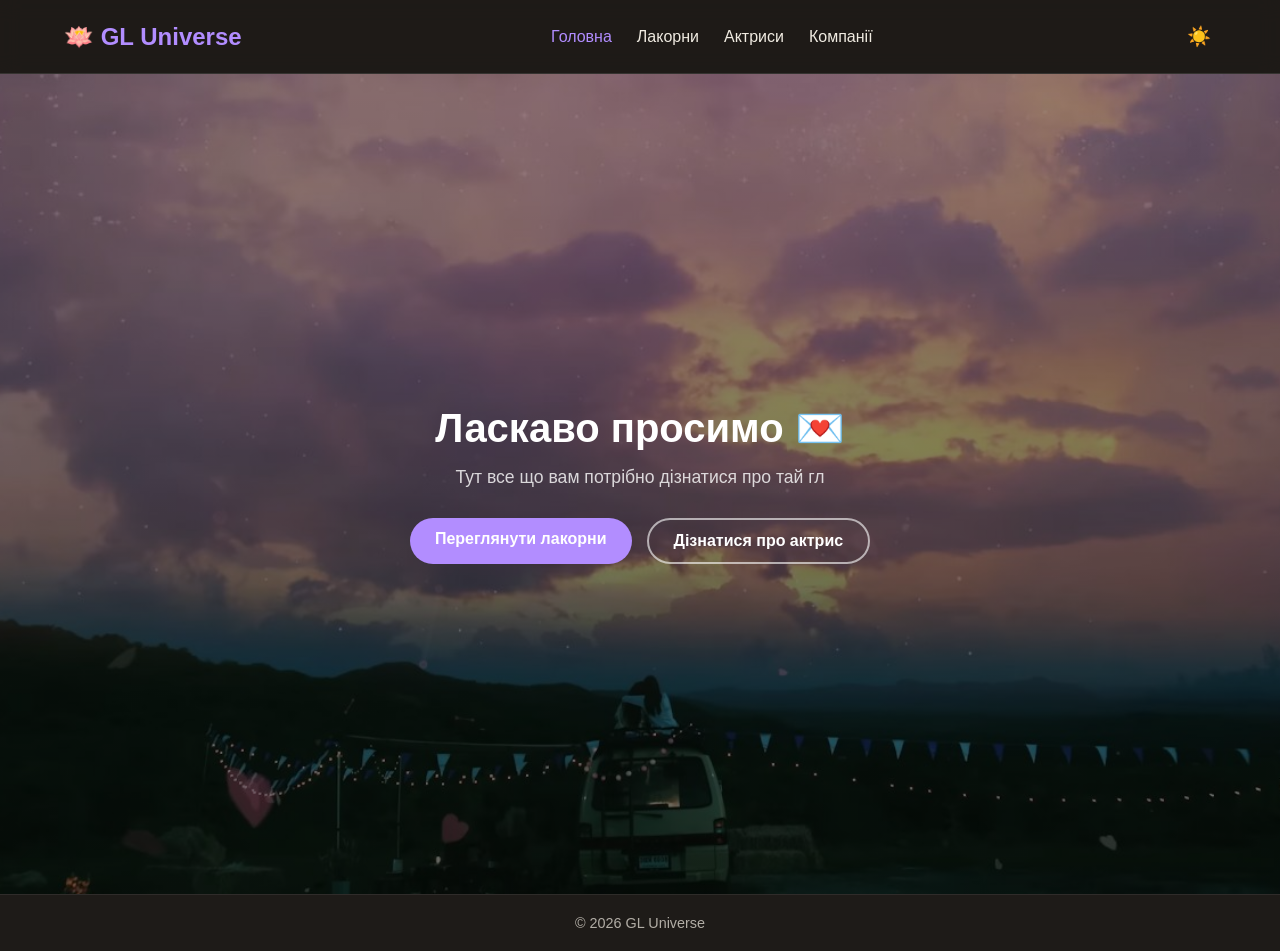
<file: index.html>
<!DOCTYPE html>
<html lang="uk" data-theme="dark">
<head>
    <meta charset="UTF-8">
    <meta name="viewport" content="width=device-width, initial-scale=1.0">
    <title>GL Universe — Тайські лакорни та актриси</title>
    <meta name="google-site-verification" content="mq-xIDYHRywpGDA5LpD4mtxkdBheVb7tC-4kkIF5AvI" />
    <!-- Підключаємо файл стилів -->
    <link rel="stylesheet" href="css/style.css">
</head>
<body>

    <!-- Шапка сайту (Навігація) -->
    <header class="header">
        <div class="logo">🪷 GL Universe</div>
        <nav class="nav-links">
            <a href="index.html" class="active">Головна</a>
            <a href="lakorns.html">Лакорни</a>
            <a href="actresses.html">Актриси</a>
            <a href="companies.html">Компанії</a>
        </nav>
        <!-- Кнопка перемикання теми -->
        <button id="theme-toggle" class="theme-btn">☀️</button>
    </header>

    <!-- Головний банер -->
    <main>
        <section class="hero">
            <div class="hero-content">
                <h1>Ласкаво просимо 💌</h1>
                <p>Тут все що вам потрібно дізнатися про тай гл</p>
                <div class="hero-buttons">
                    <a href="lakorns.html" class="btn primary">Переглянути лакорни</a>
                    <a href="actresses.html" class="btn secondary">Дізнатися про актрис</a>
                </div>
            </div>
        </section>
    </main>

    <!-- Футер (Підвал сайту) -->
    <footer>
        <p>&copy; 2026 GL Universe</p>
    </footer>
    <script src="js/main.js"></script>
</body>
</html>
</file>
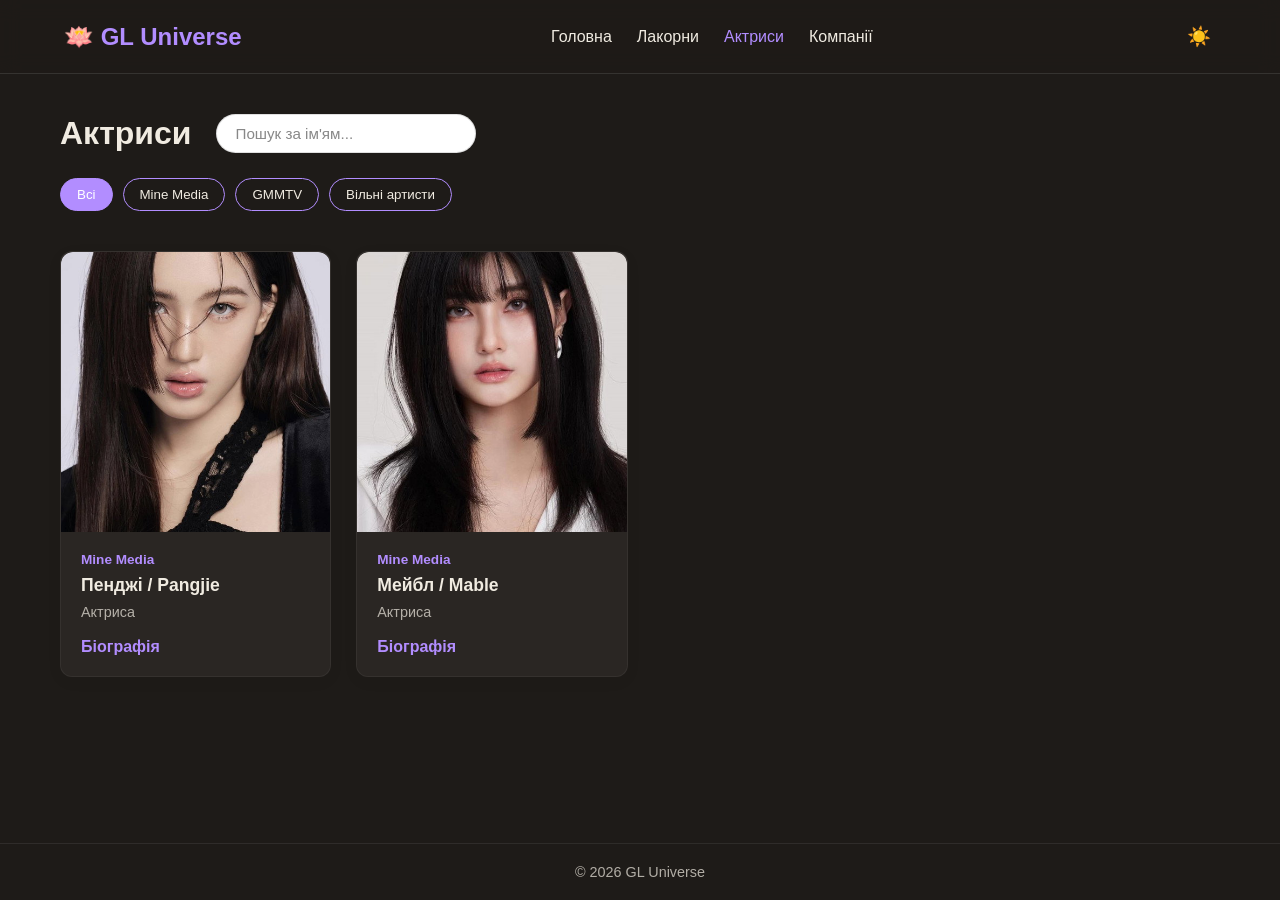
<file: actresses.html>
<!DOCTYPE html>
<html lang="uk" data-theme="dark">
<head>
    <meta charset="UTF-8">
    <meta name="viewport" content="width=device-width, initial-scale=1.0">
    <title>Актриси — GL Universe</title>
    <!-- Підключаємо загальний файл стилів -->
    <link rel="stylesheet" href="css/style.css">
</head>
<body>

    <!-- Шапка сайту (Навігація) -->
    <header class="header">
        <div class="logo">🪷 GL Universe</div>
        <nav class="nav-links">
            <a href="index.html">Головна</a>
            <a href="lakorns.html">Лакорни</a>
            <a href="actresses.html" class="active">Актриси</a>
            <a href="companies.html">Компанії</a>
        </nav>
        <!-- Кнопка перемикання теми -->
        <button id="theme-toggle" class="theme-btn">☀️</button>
    </header>

    <!-- Основний контент сторінки актрис -->
    <main class="content-container">
        
        <!-- Верхній блок: заголовок і пошук поруч -->
        <div class="catalog-top">
            <h1>Актриси</h1>
            <!-- Поле пошуку за ім'ям -->
            <input type="text" id="search-input" placeholder="Пошук за ім'ям...">
        </div>

        <!-- Кнопки фільтрації за компаніями -->
        <div class="filter-buttons">
            <button class="filter-btn active" data-filter="all">Всі</button>
            <button class="filter-btn" data-filter="mine-media">Mine Media</button>
            <button class="filter-btn" data-filter="gmmtv">GMMTV</button>
            <button class="filter-btn" data-filter="freelance">Вільні артисти</button>
        </div>

        <!-- Сітка карток актрис -->
        <div class="cards-grid">
            
            <!-- Пенджі (Mine Media) -->
            <div class="card" data-company="mine-media">
                <a href="pangjie.html" class="card-img-container" style="display: block; height: 280px; overflow: hidden; border-radius: 12px 12px 0 0;">
                    <img src="pangjie.jpg" alt="Пенджі" style="width: 100%; height: 100%; object-fit: cover;">
                </a>
                <div class="card-info">
                    <span class="card-year">Mine Media</span>
                    <h3>Пенджі / Pangjie</h3>
                    <p class="card-company">Актриса</p>
                    <a href="pangjie.html" class="card-link">Біографія</a>
                </div>
            </div>
<!-- Мейбл (Mine Media) -->
            <div class="card" data-company="mine-media">
                <a href="mable.html" class="card-img-container" style="display: block; height: 280px; overflow: hidden; border-radius: 12px 12px 0 0;">
                    <img src="mable.jpg" alt="Мейбл" style="width: 100%; height: 100%; object-fit: cover;">
                </a>
                <div class="card-info">
                    <span class="card-year">Mine Media</span>
                    <h3>Мейбл / Mable</h3>
                    <p class="card-company">Актриса</p>
                    <a href="mable.html" class="card-link">Біографія</a>
                </div>
            </div>
        </div>
    </main>
    <footer>
        <p>&copy; 2026 GL Universe</p>
    </footer>
    <script src="js/main.js"></script>
</body>
</html>
</file>
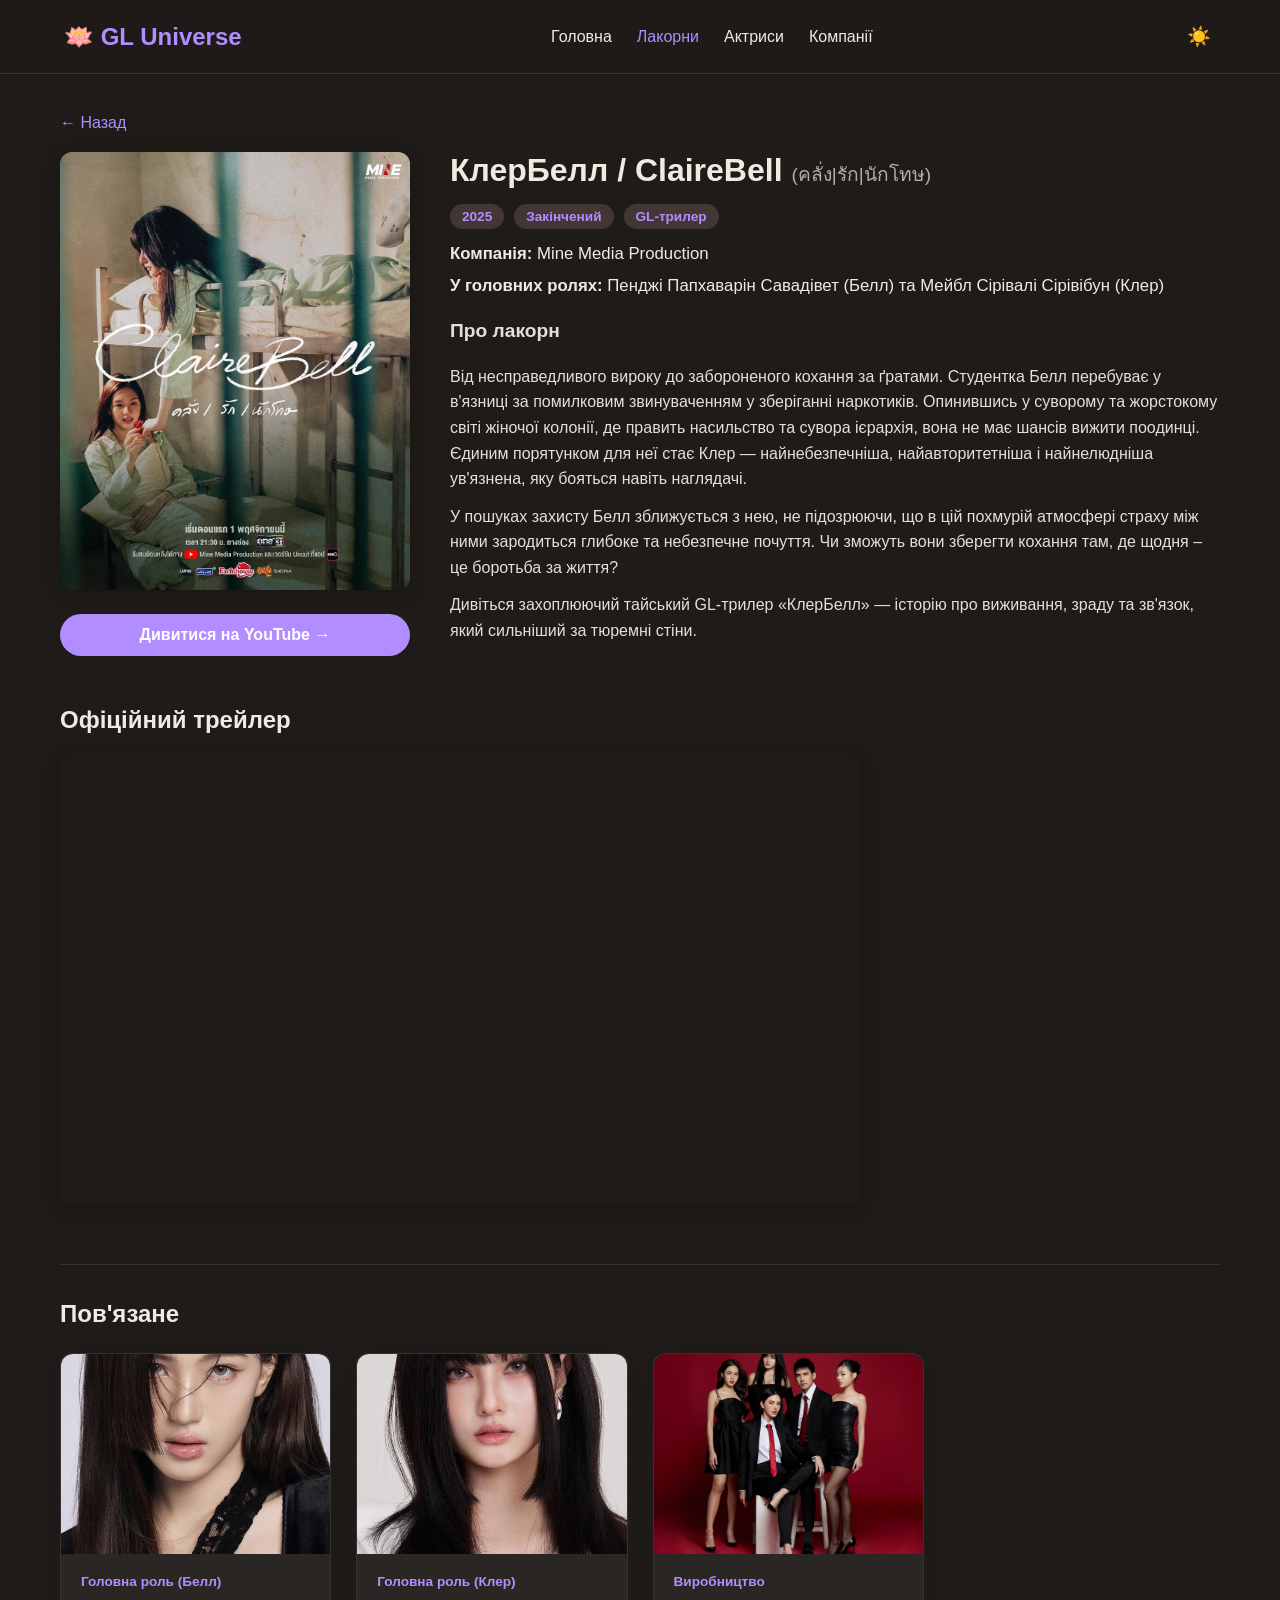
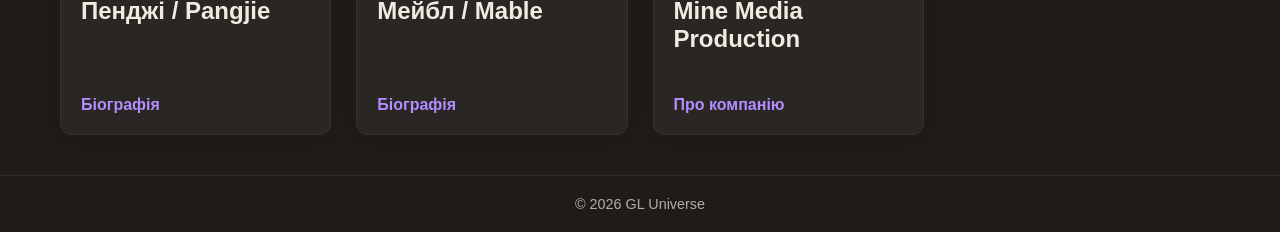
<file: clairebell.html>
<!DOCTYPE html>
<html lang="uk" data-theme="dark">
<head>
    <meta charset="UTF-8">
    <meta name="viewport" content="width=device-width, initial-scale=1.0">
    <title>КлерБелл / ClaireBell — GL Universe</title>
    <link rel="stylesheet" href="css/style.css">
</head>
<body>

    <!-- Шапка сайту -->
    <header class="header">
        <div class="logo">🪷 GL Universe</div>
        <nav class="nav-links">
            <a href="index.html">Головна</a>
            <a href="lakorns.html" class="active">Лакорни</a>
            <a href="actresses.html">Актриси</a>
            <a href="companies.html">Компанії</a>
        </nav>
        <button id="theme-toggle" class="theme-btn">☀️</button>
    </header>

    <!-- Основний контент сторінки лакорну -->
    <main class="content-container">
        
       <div class="back-link">
    <a href="#" onclick="history.back(); return false;">&larr; Назад</a>
</div>

        <div class="detail-grid">
            <!-- Ліва колонка: Постер і кнопка перегляду під ним -->
            <div class="detail-poster-column">
                <div class="detail-poster">
                    <img src="clairebell.jpg" alt="Постер лакорну КлерБелл">
                </div>
                <div class="action-buttons">
                    <a href="https://youtube.com/playlist?list=PLHC1cSXiDxwB2ZhuIaA3Rz8hsdSV5A_2N&si=QECV-PP1zAlU8l7n" target="_blank" class="btn primary">Дивитися на YouTube &rarr;</a>
                </div>
            </div>

            <!-- Права колонка: Інформація -->
            <div class="detail-info">
                <h1>КлерБелл / ClaireBell <span class="thai-title">(คลั่ง|รัก|นักโทษ)</span></h1>
                
                <div class="meta-tags">
                    <span class="tag-badge">2025</span>
                    <span class="tag-badge">Закінчений</span>
                    <span class="tag-badge">GL-трилер</span>
                </div>

                <p class="detail-company"><strong>Компанія:</strong> Mine Media Production</p>
                
                <p class="detail-cast">
                    <strong>У головних ролях:</strong> 
                    Пенджі Папхаварін Савадівет (Белл) та Мейбл Сірівалі Сірівібун (Клер)
                </p>

                <div class="synopsis">
                    <h3>Про лакорн</h3>
                    <p>
                        Від несправедливого вироку до забороненого кохання за ґратами. Студентка Белл перебуває у в'язниці за помилковим звинуваченням у зберіганні наркотиків. Опинившись у суворому та жорстокому світі жіночої колонії, де править насильство та сувора ієрархія, вона не має шансів вижити поодинці. Єдиним порятунком для неї стає Клер — найнебезпечніша, найавторитетніша і найнелюдніша ув'язнена, яку бояться навіть наглядачі.
                    </p>
                    <p>
                        У пошуках захисту Белл зближується з нею, не підозрюючи, що в цій похмурій атмосфері страху між ними зародиться глибоке та небезпечне почуття. Чи зможуть вони зберегти кохання там, де щодня – це боротьба за життя?
                    </p>
                    <p>
                        Дивіться захоплюючий тайський GL-трилер «КлерБелл» — історію про виживання, зраду та зв'язок, який сильніший за тюремні стіни.
                    </p>
                </div>
            </div>
        </div>

        <!-- Секція трейлера -->
        <div class="trailer-section">
            <h3>Офіційний трейлер</h3>
            <div class="video-container">
                <iframe src="https://www.youtube.com/embed/z90_qshJFU0" title="ClaireBell Trailer" frameborder="0" allowfullscreen></iframe>
            </div>
        </div>

        <!-- Блок «Пов'язано» (Актриси та Студія) -->
        <div class="related-section">
            <h3>Пов'язане</h3>
            <div class="cards-grid">
                
                <!-- Актриса 1: Пенджі -->
                <div class="card">
                    <a href="pangjie.html" class="card-img-container" style="display: block; height: 200px; overflow: hidden; border-radius: 12px 12px 0 0;">
                        <img src="pangjie.jpg" alt="Пенджі" style="width: 100%; height: 100%; object-fit: cover;">
                    </a>
                    <div class="card-info">
                        <span class="card-year">Головна роль (Белл)</span>
                        <h3>Пенджі / Pangjie</h3>
                        <a href="pangjie.html" class="card-link">Біографія</a>
                    </div>
                </div>

                <!-- Актриса 2: Мейбл -->
                <div class="card">
                    <a href="mable.html" class="card-img-container" style="display: block; height: 200px; overflow: hidden; border-radius: 12px 12px 0 0;">
                        <img src="mable.jpg" alt="Мейбл" style="width: 100%; height: 100%; object-fit: cover;">
                    </a>
                    <div class="card-info">
                        <span class="card-year">Головна роль (Клер)</span>
                        <h3>Мейбл / Mable </h3>
                        <a href="mable.html" class="card-link">Біографія</a>
                    </div>
                </div>

               <!-- Компанія -->
                <div class="card">
                    <a href="minemedia.html" class="card-img-container" style="display: block; height: 200px; overflow: hidden; border-radius: 12px 12px 0 0;">
                        <img src="mine-media.jpg" alt="Mine Media Production" style="width: 100%; height: 100%; object-fit: cover;">
                    </a>
                    <div class="card-info">
                        <span class="card-year">Виробництво</span>
                        <h3>Mine Media Production</h3>
                        <a href="minemedia.html" class="card-link">Про компанію</a>
                    </div>
                </div>
            </div>
        </div>

    </main>
    <footer>
        <p>&copy; 2026 GL Universe</p>
    </footer>

    <script src="js/main.js"></script>
</body>
</html>
</file>
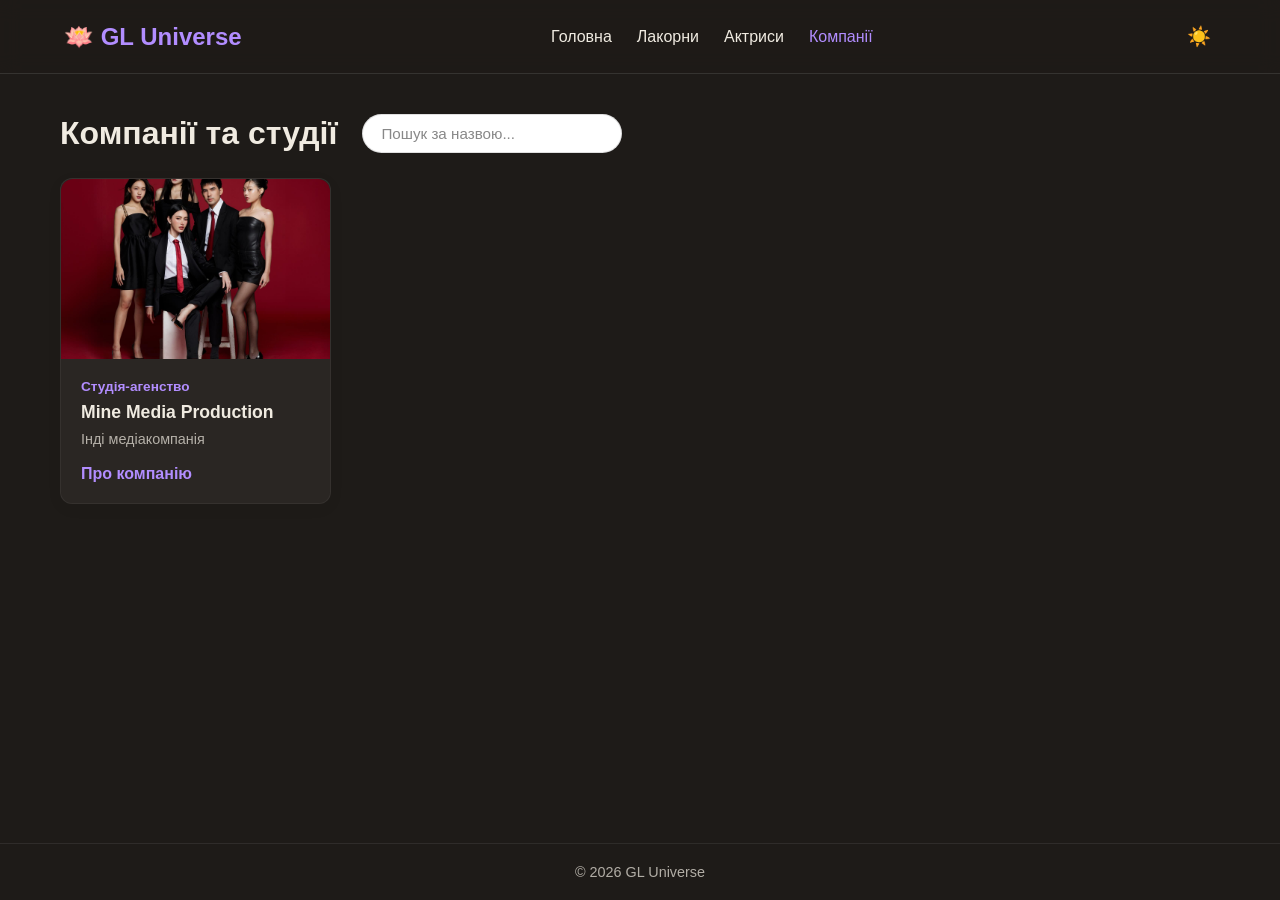
<file: companies.html>
<!DOCTYPE html>
<html lang="uk" data-theme="dark">
<head>
    <meta charset="UTF-8">
    <meta name="viewport" content="width=device-width, initial-scale=1.0">
    <title>Компанії — GL Universe</title>
    <!-- Підключаємо загальний файл стилів -->
    <link rel="stylesheet" href="css/style.css">
</head>
<body>

    <!-- Шапка сайту (Навігація) -->
    <header class="header">
        <div class="logo">🪷 GL Universe</div>
        <nav class="nav-links">
            <a href="index.html">Головна</a>
            <a href="lakorns.html">Лакорни</a>
            <a href="actresses.html">Актриси</a>
            <a href="companies.html" class="active">Компанії</a>
        </nav>
        <!-- Кнопка перемикання теми -->
        <button id="theme-toggle" class="theme-btn">☀️</button>
    </header>

    <!-- Основний контент сторінки компаній -->
    <main class="content-container">
        
        <!-- Верхній блок: заголовок і пошук поруч -->
        <div class="catalog-top">
            <h1>Компанії та студії</h1>
            <!-- Поле пошуку за назвою -->
            <input type="text" id="search-input" placeholder="Пошук за назвою...">
        </div>

        <!-- Сітка карток компаній -->
        <div class="cards-grid">
            
            <!-- Mine Media Production -->
            <div class="card" data-name="mine-media">
                <a href="minemedia.html" class="card-img-container" style="display: block; height: 180px; overflow: hidden; border-radius: 12px 12px 0 0;">
                    <img src="mine-media.jpg" alt="Mine Media Production" style="width: 100%; height: 100%; object-fit: cover;">
                </a>
                <div class="card-info">
                    <span class="card-year">Студія-агенство</span>
                    <h3>Mine Media Production</h3>
                    <p class="card-company">Інді медіакомпанія</p>
                    <a href="minemedia.html" class="card-link">Про компанію</a>
                </div>
            </div>

        </div>
    </main>

    <!-- Футер -->
    <footer>
        <p>&copy; 2026 GL Universe</p>
    </footer>

    <!-- Підключаємо скрипт -->
    <script src="js/main.js"></script>
</body>
</html>
</file>
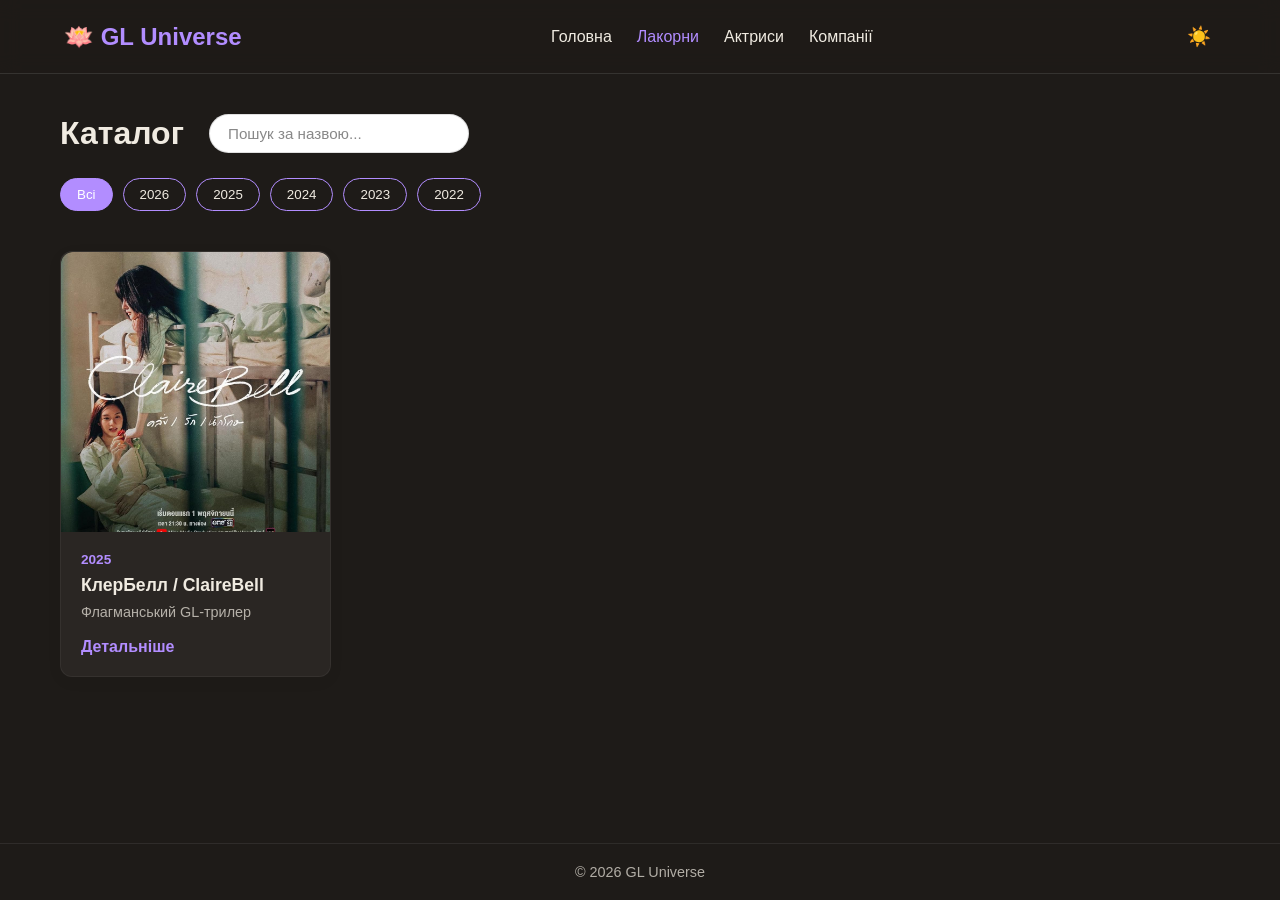
<file: lakorns.html>
<!DOCTYPE html>
<html lang="uk" data-theme="dark">
<head>
    <meta charset="UTF-8">
    <meta name="viewport" content="width=device-width, initial-scale=1.0">
    <title>Лакорни — GL Universe</title>
    <!-- Підключаємо загальний файл стилів -->
    <link rel="stylesheet" href="css/style.css">
</head>
<body>

    <!-- Шапка сайту (Навігація) -->
    <header class="header">
        <div class="logo">🪷 GL Universe</div>
        <nav class="nav-links">
            <a href="index.html">Головна</a>
            <a href="lakorns.html" class="active">Лакорни</a>
            <a href="actresses.html">Актриси</a>
            <a href="companies.html">Компанії</a>
        </nav>
        <!-- Кнопка перемикання теми -->
        <button id="theme-toggle" class="theme-btn">☀️</button>
    </header>

    <!-- Основний контент сторінки лакорнів -->
    <main class="content-container">
        
        <!-- Верхній блок: заголовок і пошук поруч -->
        <div class="catalog-top">
            <h1>Каталог</h1>
            <!-- Поле пошуку -->
            <input type="text" id="search-input" placeholder="Пошук за назвою...">
        </div>

        <!-- Кнопки фільтрації за роками -->
        <div class="filter-buttons">
            <button class="filter-btn active" data-filter="all">Всі</button>
            <button class="filter-btn" data-filter="2026">2026</button>
            <button class="filter-btn" data-filter="2025">2025</button>
            <button class="filter-btn" data-filter="2024">2024</button>
            <button class="filter-btn" data-filter="2023">2023</button>
            <button class="filter-btn" data-filter="2022">2022</button>
        </div>

        <!-- Сітка карток лакорнів -->
        <div class="cards-grid">
            
            <!-- Картка лакорну "КлерБелл" (2025 рік) -->
            <div class="card" data-year="2025">
                <a href="clairebell.html" class="card-img-container" style="display: block; height: 280px; overflow: hidden; border-radius: 12px 12px 0 0;">
                    <img src="clairebell.jpg" alt="КлерБелл" style="width: 100%; height: 100%; object-fit: cover; transition: transform 0.3s ease;">
                </a>
                <div class="card-info">
                    <span class="card-year">2025</span>
                    <h3>КлерБелл / ClaireBell</h3>
                    <p class="card-company">Флагманський GL-трилер</p>
                    <a href="clairebell.html" class="card-link">Детальніше</a>
                </div>
            </div>

        </div>
    </main>
    <footer>
        <p>&copy; 2026 GL Universe</p>
    </footer>
    <script src="js/main.js"></script>
</body>
</html>
</file>
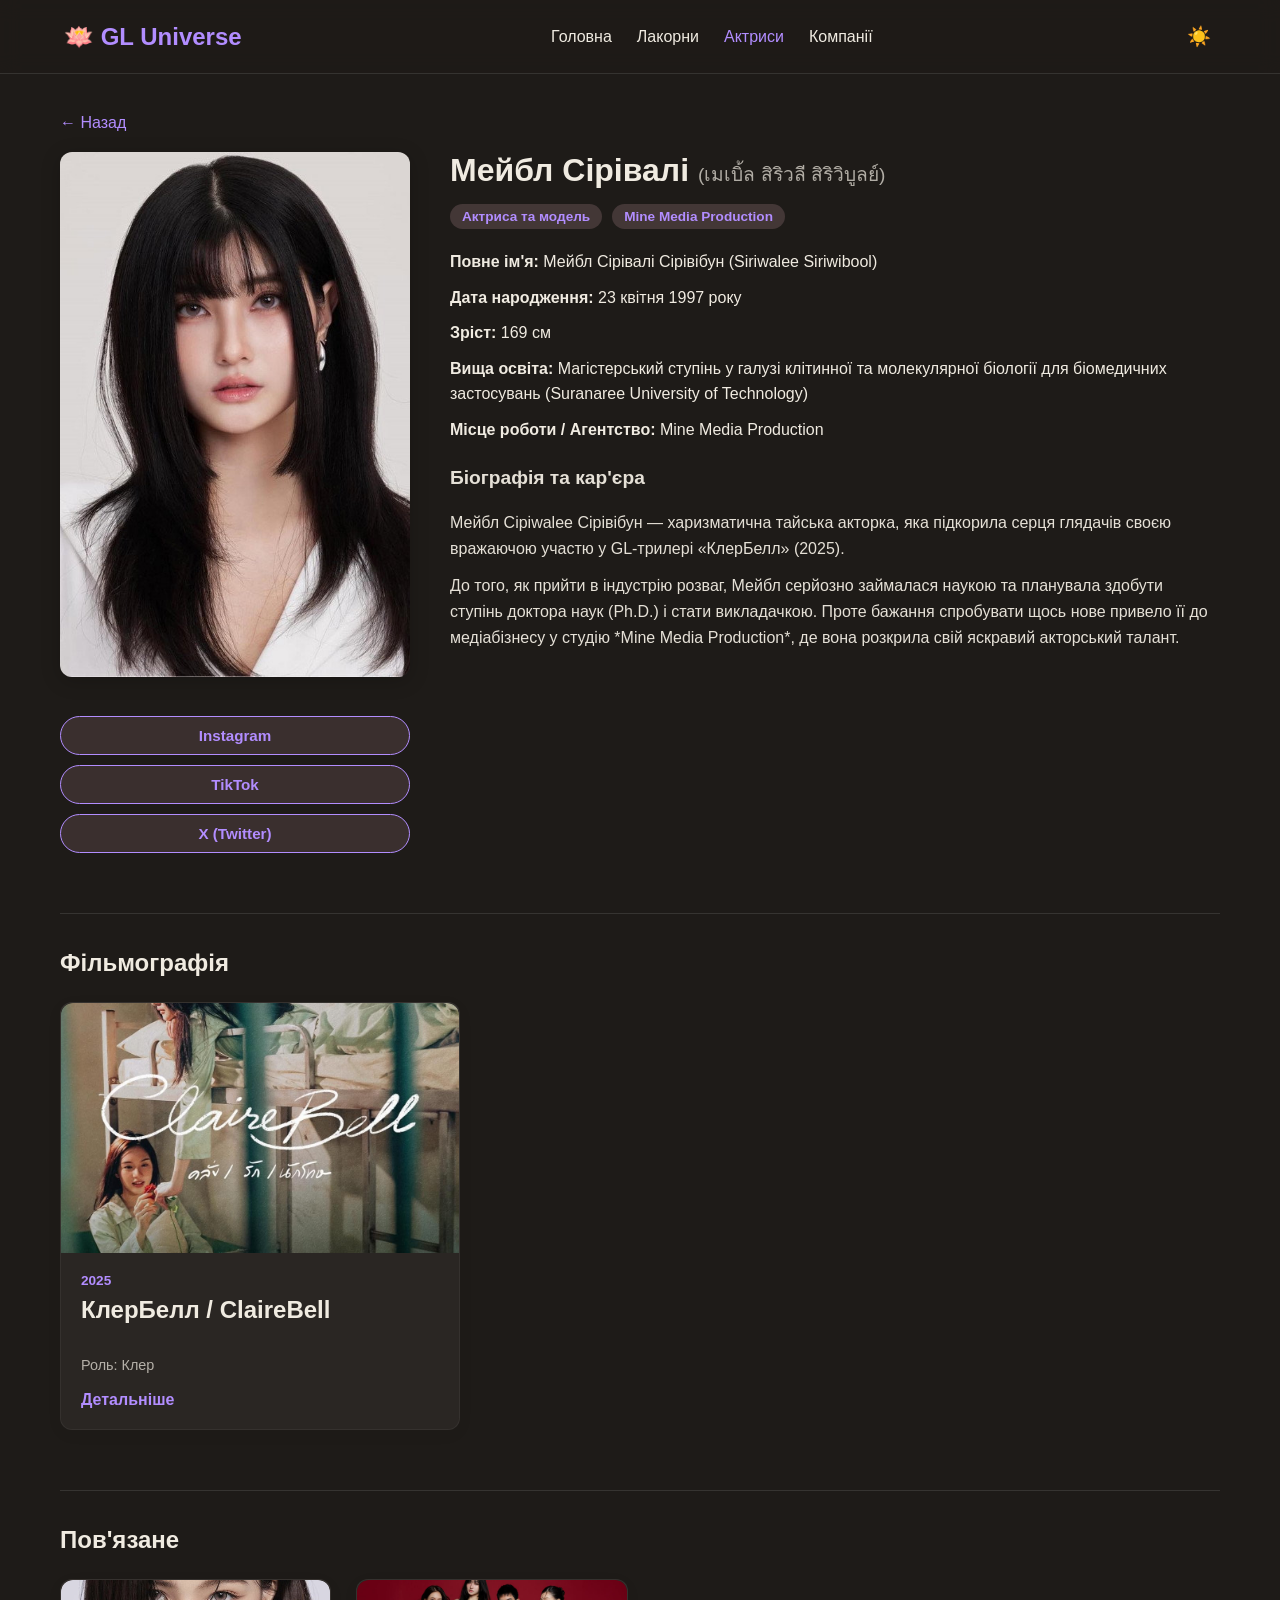
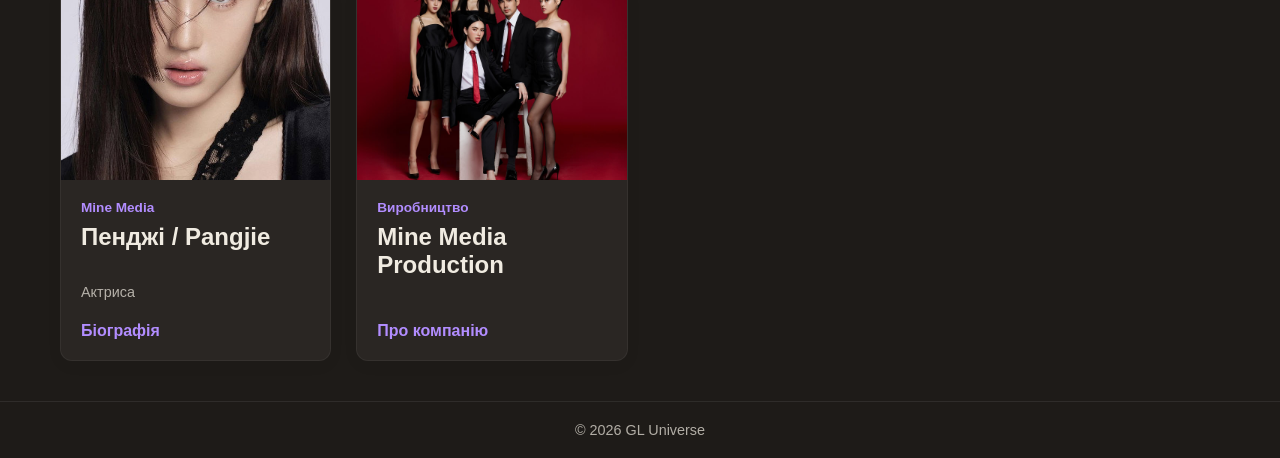
<file: mable.html>
<!DOCTYPE html>
<html lang="uk" data-theme="dark">
<head>
    <meta charset="UTF-8">
    <meta name="viewport" content="width=device-width, initial-scale=1.0">
    <title>Мейбл Сірівалі — GL Universe</title>
    <link rel="stylesheet" href="css/style.css">
</head>
<body>

    <!-- Шапка сайту -->
    <header class="header">
        <div class="logo">🪷 GL Universe</div>
        <nav class="nav-links">
            <a href="index.html">Головна</a>
            <a href="lakorns.html">Лакорни</a>
            <a href="actresses.html" class="active">Актриси</a>
            <a href="companies.html">Компанії</a>
        </nav>
        <button id="theme-toggle" class="theme-btn">☀️</button>
    </header>

    <!-- Основний контент -->
    <main class="content-container">
        
       <div class="back-link">
    <a href="#" onclick="history.back(); return false;">&larr; Назад</a>
</div>

        <div class="detail-grid">
            <!-- Ліва колонка: Фото та соцмережі -->
            <div class="detail-poster-column">
                <div class="detail-poster">
                    <img src="mable.jpg" alt="Мейбл Сірівалі">
                </div>
                
                <!-- Блок соцмереж -->
                <div class="social-buttons" style="display: flex; flex-direction: column; gap: 10px; margin-top: 15px;">
                    <a href="https://www.instagram.com/mable_siriwalee/" target="_blank" class="btn social-btn instagram">Instagram</a>
                    <a href="https://www.tiktok.com/@mable_siriwalee" target="_blank" class="btn social-btn tiktok">TikTok</a>
                    <a href="https://x.com/mable_siriwalee" target="_blank" class="btn social-btn twitter">X (Twitter)</a>
                </div>
            </div>

            <!-- Права колонка: Інформація про актрису -->
            <div class="detail-info">
                <h1>Мейбл Сірівалі <span class="thai-title">(เมเบิ้ล สิริวลี สิริวิบูลย์)</span></h1>
                
                <div class="meta-tags">
                    <span class="tag-badge">Актриса та модель</span>
                    <span class="tag-badge">Mine Media Production</span>
                </div>

                <div class="bio-details" style="margin: 20px 0; display: flex; flex-direction: column; gap: 10px; line-height: 1.6;">
                    <p><strong>Повне ім'я:</strong> Мейбл Сірівалі Сірівібун (Siriwalee Siriwibool)</p>
                    <p><strong>Дата народження:</strong> 23 квітня 1997 року</p>
                    <p><strong>Зріст:</strong> 169 см</p>
                    <p><strong>Вища освіта:</strong> Магістерський ступінь у галузі клітинної та молекулярної біології для біомедичних застосувань (Suranaree University of Technology)</p>
                    <p><strong>Місце роботи / Агентство:</strong> Mine Media Production</p>
                </div>

                <div class="synopsis">
                    <h3>Біографія та кар'єра</h3>
                    <p>
                        Мейбл Сіріwaleе Сірівібун — харизматична тайська акторка, яка підкорила серця глядачів своєю вражаючою участю у GL-трилері «КлерБелл» (2025). 
                    </p>
                    <p>
                        До того, як прийти в індустрію розваг, Мейбл серйозно займалася наукою та планувала здобути ступінь доктора наук (Ph.D.) і стати викладачкою. Проте бажання спробувати щось нове привело її до медіабізнесу у студію *Mine Media Production*, де вона розкрила свій яскравий акторський талант.
                    </p>
                </div>
            </div>
        </div>

        <!-- Фільмографія -->
        <div class="related-section">
            <h3>Фільмографія</h3>
            <div class="cards-grid" style="max-width: 400px;">
                <div class="card">
                    <a href="clairebell.html" class="card-img-container" style="display: block; height: 250px; overflow: hidden; border-radius: 12px 12px 0 0;">
                        <img src="clairebell.jpg" alt="КлерБелл" style="width: 100%; height: 100%; object-fit: cover;">
                    </a>
                    <div class="card-info">
                        <span class="card-year">2025</span>
                        <h3>КлерБелл / ClaireBell</h3>
                        <p class="card-company">Роль: Клер</p>
                        <a href="clairebell.html" class="card-link">Детальніше</a>
                    </div>
                </div>
            </div>
        </div>

        <!-- Блок «Пов'язане» -->
        <div class="related-section">
            <h3>Пов'язане</h3>
            <div class="cards-grid">
                
                <!-- Пенджі (Mine Media) -->
            <div class="card" data-company="mine-media">
                <a href="pangjie.html" class="card-img-container" style="display: block; height: 200px; overflow: hidden; border-radius: 12px 12px 0 0;">
                    <img src="pangjie.jpg" alt="Пенджі" style="width: 100%; height: 100%; object-fit: cover;">
                </a>
                <div class="card-info">
                    <span class="card-year">Mine Media</span>
                    <h3>Пенджі / Pangjie</h3>
                    <p class="card-company">Актриса</p>
                    <a href="pangjie.html" class="card-link">Біографія</a>
                </div>
            </div>

               <!-- Компанія -->
                <div class="card">
                    <a href="minemedia.html" class="card-img-container" style="display: block; height: 200px; overflow: hidden; border-radius: 12px 12px 0 0;">
                        <img src="mine-media.jpg" alt="Mine Media Production" style="width: 100%; height: 100%; object-fit: cover;">
                    </a>
                    <div class="card-info">
                        <span class="card-year">Виробництво</span>
                        <h3>Mine Media Production</h3>
                        <a href="minemedia.html" class="card-link">Про компанію</a>
                    </div>
                </div>

            </div>
        </div>

    </main>

    <!-- Футер -->
    <footer>
        <p>&copy; 2026 GL Universe</p>
    </footer>

    <script src="js/main.js"></script>
</body>
</html>
</file>
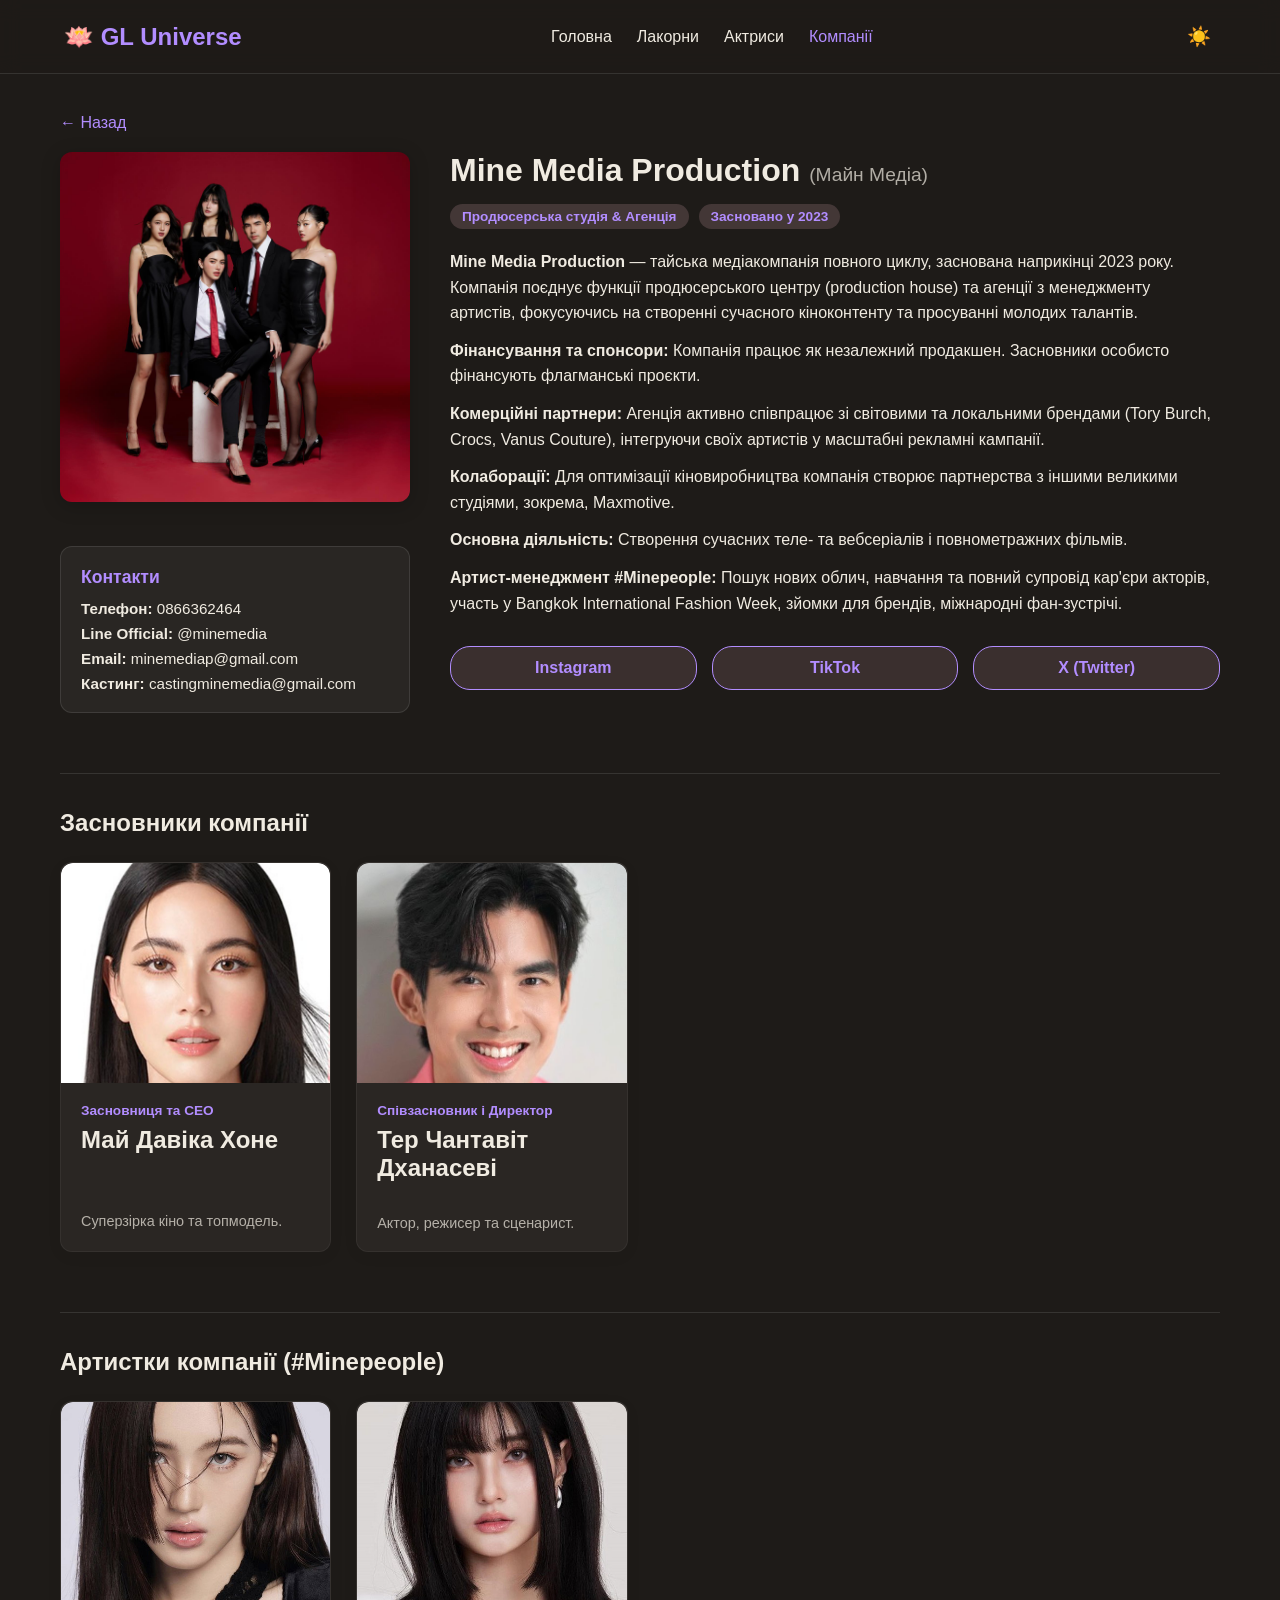
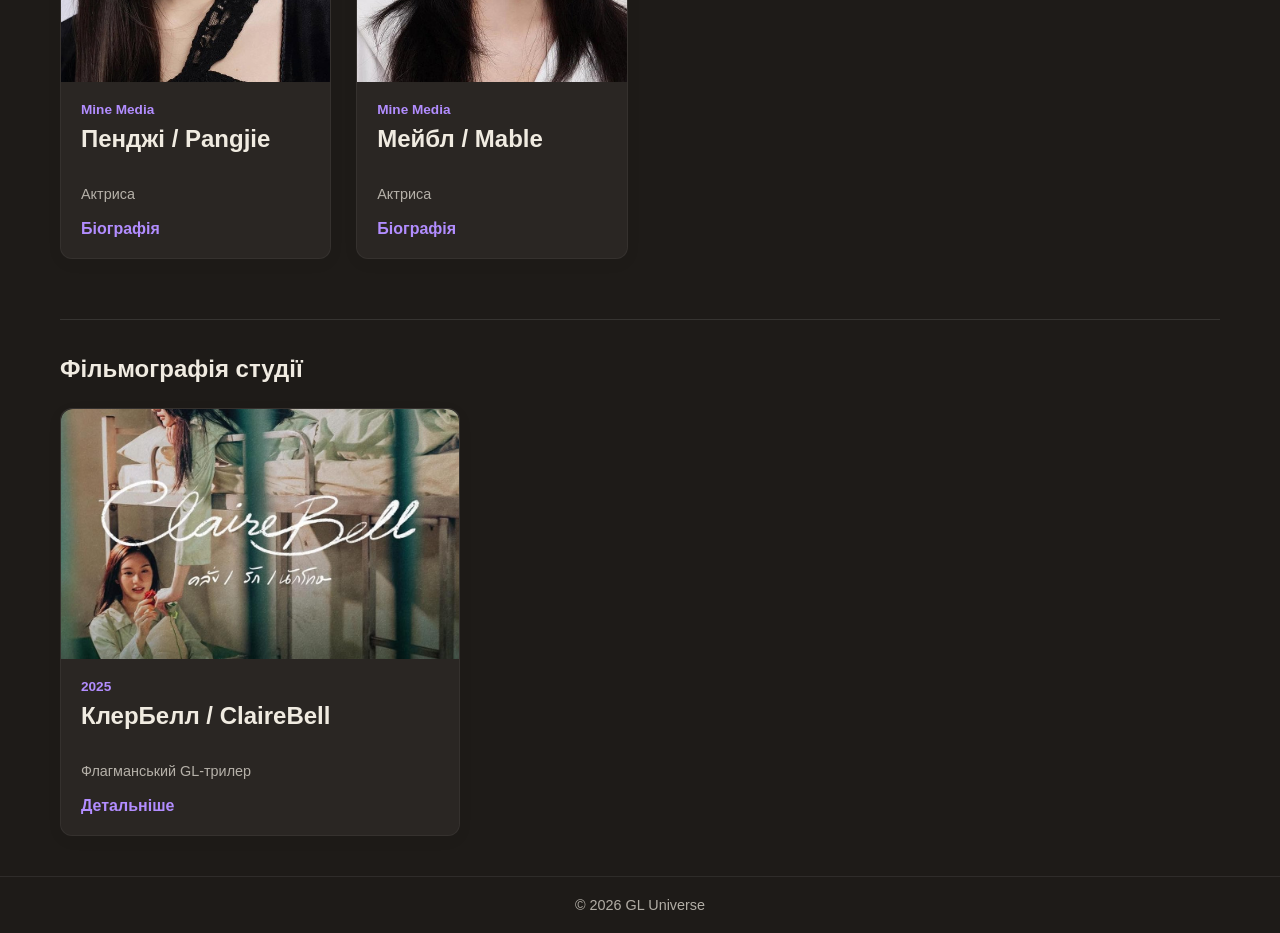
<file: minemedia.html>
<!DOCTYPE html>
<html lang="uk" data-theme="dark">
<head>
    <meta charset="UTF-8">
    <meta name="viewport" content="width=device-width, initial-scale=1.0">
    <title>Mine Media Production — GL Universe</title>
    <link rel="stylesheet" href="css/style.css">
</head>
<body>

    <!-- Шапка сайту -->
    <header class="header">
        <div class="logo">🪷 GL Universe</div>
        <nav class="nav-links">
            <a href="index.html">Головна</a>
            <a href="lakorns.html">Лакорни</a>
            <a href="actresses.html">Актриси</a>
            <a href="companies.html" class="active">Компанії</a>
        </nav>
        <button id="theme-toggle" class="theme-btn">☀️</button>
    </header>

    <!-- Основний контент -->
    <main class="content-container">
        
      <div class="back-link">
    <a href="#" onclick="history.back(); return false;">&larr; Назад</a>
</div>

        <div class="detail-grid">
            <!-- Ліва колонка: Фото компанії та контакти -->
            <div class="detail-poster-column">
                <div class="detail-poster">
                    <img src="mine-media.jpg" alt="Mine Media Production">
                </div>
                
                <!-- Блок контактів -->
                <div class="contacts-box" style="margin-top: 20px; padding: 20px; background-color: rgba(255, 255, 255, 0.05); border-radius: 12px; border: 1px solid rgba(255, 255, 255, 0.1);">
                    <h3 style="margin-bottom: 12px; font-size: 1.1rem; color: var(--accent-color);">Контакти</h3>
                    <ul style="list-style: none; padding: 0; display: flex; flex-direction: column; gap: 8px; font-size: 0.95rem;">
                        <li><strong>Телефон:</strong> 0866362464</li>
                        <li><strong>Line Official:</strong> @minemedia</li>
                        <li><strong>Email:</strong> minemediap@gmail.com</li>
                        <li><strong>Кастинг:</strong> castingminemedia@gmail.com</li>
                    </ul>
                </div>
            </div>

            <!-- Права колонка: Інформація про компанію та соцмережі під нею -->
            <div class="detail-info">
                <h1>Mine Media Production <span class="thai-title">(Майн Медіа)</span></h1>
                
                <div class="meta-tags">
                    <span class="tag-badge">Продюсерська студія & Агенція</span>
                    <span class="tag-badge">Засновано у 2023</span>
                </div>

                <div class="bio-details" style="margin: 20px 0; display: flex; flex-direction: column; gap: 12px; line-height: 1.6;">
                    <p>
                        <strong>Mine Media Production</strong> — тайська медіакомпанія повного циклу, заснована наприкінці 2023 року. Компанія поєднує функції продюсерського центру (production house) та агенції з менеджменту артистів, фокусуючись на створенні сучасного кіноконтенту та просуванні молодих талантів.
                    </p>
                    <p>
                        <strong>Фінансування та спонсори:</strong> Компанія працює як незалежний продакшен. Засновники особисто фінансують флагманські проєкти.
                    </p>
                    <p>
                        <strong>Комерційні партнери:</strong> Агенція активно співпрацює зі світовими та локальними брендами (Tory Burch, Crocs, Vanus Couture), інтегруючи своїх артистів у масштабні рекламні кампанії.
                    </p>
                    <p>
                        <strong>Колаборації:</strong> Для оптимізації кіновиробництва компанія створює партнерства з іншими великими студіями, зокрема, Maxmotive.
                    </p>
                    <p>
                        <strong>Основна діяльність:</strong> Створення сучасних теле- та вебсеріалів і повнометражних фільмів.
                    </p>
                    <p>
                        <strong>Артист-менеджмент #Minepeople:</strong> Пошук нових облич, навчання та повний супровід кар'єри акторів, участь у Bangkok International Fashion Week, зйомки для брендів, міжнародні фан-зустрічі.
                    </p>
                </div>

                <!-- Збільшені кнопки соцмереж під основним текстом -->
                <div class="company-social-row" style="display: flex; gap: 15px; margin-top: 30px;">
                    <a href="https://www.instagram.com/mine.media.official?mdxt=dzVuZzl6ZTUwb3Vv" target="_blank" class="btn social-btn" style="flex: 1; text-align: center; padding: 12px 15px; font-size: 1rem;">Instagram</a>
                    <a href="https://www.tiktok.com/@mine.media?_r=1&_t=ZS-9AZockQtqZK" target="_blank" class="btn social-btn" style="flex: 1; text-align: center; padding: 12px 15px; font-size: 1rem;">TikTok</a>
                    <a href="https://x.com/minemediap" target="_blank" class="btn social-btn" style="flex: 1; text-align: center; padding: 12px 15px; font-size: 1rem;">X (Twitter)</a>
                </div>
            </div>
        </div>

        <!-- Засновники компанії -->
        <div class="related-section">
            <h3>Засновники компанії</h3>
            <div class="cards-grid">
                
                <!-- Май Давіка -->
                <div class="card">
                    <div class="card-img-container" style="display: block; height: 220px; overflow: hidden; border-radius: 12px 12px 0 0;">
                        <img src="mai.jpg" alt="Май Давіка Хоне" style="width: 100%; height: 100%; object-fit: cover;">
                    </div>
                    <div class="card-info">
                        <span class="card-year">Засновниця та CEO</span>
                        <h3>Май Давіка Хоне</h3>
                        <br>
                        <p class="card-company">Суперзірка кіно та топмодель.</p>
                    </div>
                </div>

                <!-- Тер Чантавіт -->
                <div class="card">
                    <div class="card-img-container" style="display: block; height: 220px; overflow: hidden; border-radius: 12px 12px 0 0;">
                        <img src="ter.jpg" alt="Тер Чантавіт Дханасеві" style="width: 100%; height: 100%; object-fit: cover;">
                    </div>
                    <div class="card-info">
                        <span class="card-year">Співзасновник і Директор</span>
                        <h3>Тер Чантавіт Дханасеві</h3>
                        <p class="card-company">Актор, режисер та сценарист.</p>
                    </div>
                </div>

            </div>
        </div>

        <!-- Артистки компанії -->
        <div class="related-section">
            <h3>Артистки компанії (#Minepeople)</h3>
            <div class="cards-grid">
                
               <!-- Пенджі (Mine Media) -->
            <div class="card" data-company="mine-media">
                <a href="pangjie.html" class="card-img-container" style="display: block; height: 280px; overflow: hidden; border-radius: 12px 12px 0 0;">
                    <img src="pangjie.jpg" alt="Пенджі" style="width: 100%; height: 100%; object-fit: cover;">
                </a>
                <div class="card-info">
                    <span class="card-year">Mine Media</span>
                    <h3>Пенджі / Pangjie</h3>
                    <p class="card-company">Актриса</p>
                    <a href="pangjie.html" class="card-link">Біографія</a>
                </div>
            </div>
             <!-- Мейбл (Mine Media) -->
            <div class="card" data-company="mine-media">
                <a href="mable.html" class="card-img-container" style="display: block; height: 280px; overflow: hidden; border-radius: 12px 12px 0 0;">
                    <img src="mable.jpg" alt="Мейбл" style="width: 100%; height: 100%; object-fit: cover;">
                </a>
                <div class="card-info">
                    <span class="card-year">Mine Media</span>
                    <h3>Мейбл / Mable</h3>
                    <p class="card-company">Актриса</p>
                    <a href="mable.html" class="card-link">Біографія</a>
                </div>
            </div>
          </div>
        </div>

        <!-- Фільмографія студії -->
        <div class="related-section">
            <h3>Фільмографія студії</h3>
            <div class="cards-grid" style="max-width: 400px;">
                <div class="card">
                    <a href="clairebell.html" class="card-img-container" style="display: block; height: 250px; overflow: hidden; border-radius: 12px 12px 0 0;">
                        <img src="clairebell.jpg" alt="КлерБелл" style="width: 100%; height: 100%; object-fit: cover;">
                    </a>
                    <div class="card-info">
                        <span class="card-year">2025</span>
                        <h3>КлерБелл / ClaireBell</h3>
                        <p class="card-company">Флагманський GL-трилер</p>
                        <a href="clairebell.html" class="card-link">Детальніше</a>
                    </div>
                </div>
            </div>
        </div>

    </main>

    <!-- Футер -->
    <footer>
        <p>&copy; 2026 GL Universe</p>
    </footer>

    <script src="js/main.js"></script>
</body>
</html>
</file>
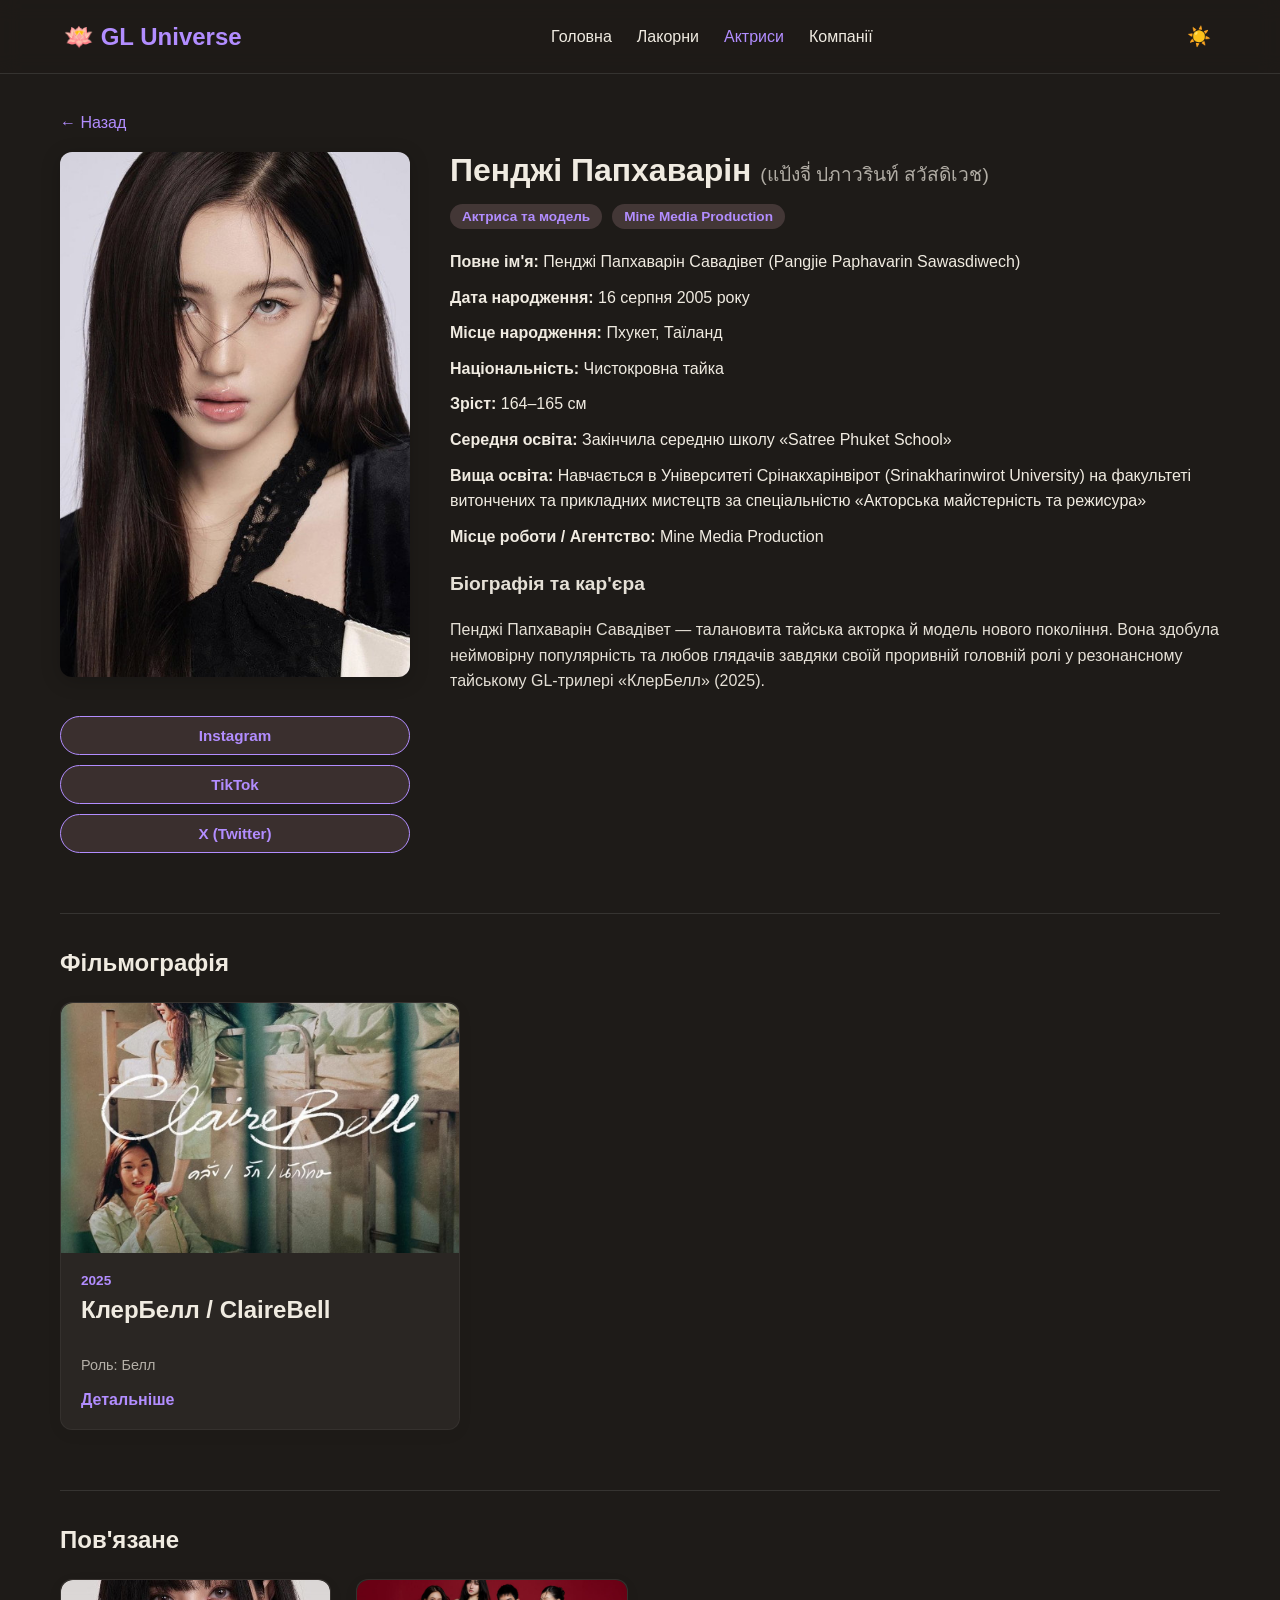
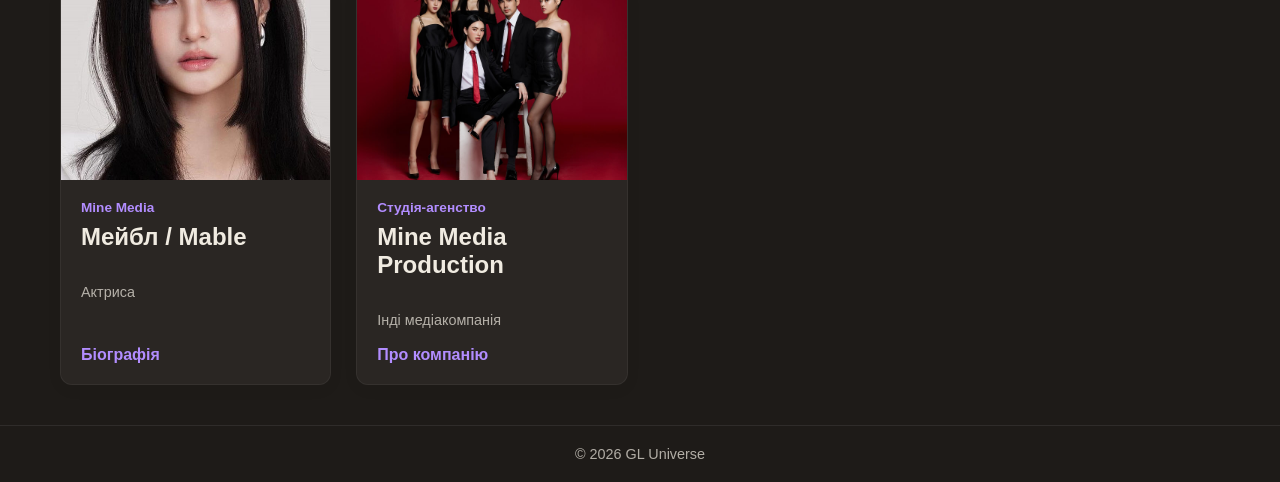
<file: pangjie.html>
<!DOCTYPE html>
<html lang="uk" data-theme="dark">
<head>
    <meta charset="UTF-8">
    <meta name="viewport" content="width=device-width, initial-scale=1.0">
    <title>Пенджі Папхаварін — GL Universe</title>
    <link rel="stylesheet" href="css/style.css">
</head>
<body>

    <!-- Шапка сайту -->
    <header class="header">
        <div class="logo">🪷 GL Universe</div>
        <nav class="nav-links">
            <a href="index.html">Головна</a>
            <a href="lakorns.html">Лакорни</a>
            <a href="actresses.html" class="active">Актриси</a>
            <a href="companies.html">Компанії</a>
        </nav>
        <button id="theme-toggle" class="theme-btn">☀️</button>
    </header>

    <!-- Основний контент -->
    <main class="content-container">
        
       <div class="back-link">
    <a href="#" onclick="history.back(); return false;">&larr; Назад</a>
</div>
        <div class="detail-grid">
            <!-- Ліва колонка: Фото та соцмережі -->
            <div class="detail-poster-column">
                <div class="detail-poster">
                    <img src="pangjie.jpg" alt="Пенджі Папхаварін">
                </div>
                
                <!-- Блок соцмереж -->
                <div class="social-buttons" style="display: flex; flex-direction: column; gap: 10px; margin-top: 15px;">
                    <a href="https://www.instagram.com/pangjiewr?srtk=MWRrM2xjc2Y2dGduaQ==" target="_blank" class="btn social-btn instagram">Instagram</a>
                    <a href="https://www.tiktok.com/@pangjiewrr?_r=1&_t=ZS-9AZfwray9fl" target="_blank" class="btn social-btn tiktok">TikTok</a>
                    <a href="https://x.com/pangjiewr" target="_blank" class="btn social-btn twitter">X (Twitter)</a>
                </div>
            </div>

            <!-- Права колонка: Інформація про актрису -->
            <div class="detail-info">
                <h1>Пенджі Папхаварін <span class="thai-title">(แป้งจี่ ปภาวรินท์ สวัสดิเวช)</span></h1>
                
                <div class="meta-tags">
                    <span class="tag-badge">Актриса та модель</span>
                    <span class="tag-badge">Mine Media Production</span>
                </div>

                <div class="bio-details" style="margin: 20px 0; display: flex; flex-direction: column; gap: 10px; line-height: 1.6;">
                    <p><strong>Повне ім'я:</strong> Пенджі Папхаварін Савадівет (Pangjie Paphavarin Sawasdiwech)</p>
                    <p><strong>Дата народження:</strong> 16 серпня 2005 року</p>
                    <p><strong>Місце народження:</strong> Пхукет, Таїланд</p>
                    <p><strong>Національність:</strong> Чистокровна тайка</p>
                    <p><strong>Зріст:</strong> 164–165 см</p>
                    <p><strong>Середня освіта:</strong> Закінчила середню школу «Satree Phuket School»</p>
                    <p><strong>Вища освіта:</strong> Навчається в Університеті Срінакхарінвірот (Srinakharinwirot University) на факультеті витончених та прикладних мистецтв за спеціальністю «Акторська майстерність та режисура»</p>
                    <p><strong>Місце роботи / Агентство:</strong> Mine Media Production</p>
                </div>

                <div class="synopsis">
                    <h3>Біографія та кар'єра</h3>
                    <p>
                        Пенджі Папхаварін Савадівет — талановита тайська акторка й модель нового покоління. Вона здобула неймовірну популярність та любов глядачів завдяки своїй проривній головній ролі у резонансному тайському GL-трилері «КлерБелл» (2025). 
                    </p>
                    </p>
                </div>
            </div>
        </div>

        <!-- Фільмографія -->
        <div class="related-section">
            <h3>Фільмографія</h3>
            <div class="cards-grid" style="max-width: 400px;">
                <div class="card">
                    <a href="clairebell.html" class="card-img-container" style="display: block; height: 250px; overflow: hidden; border-radius: 12px 12px 0 0;">
                        <img src="clairebell.jpg" alt="КлерБелл" style="width: 100%; height: 100%; object-fit: cover;">
                    </a>
                    <div class="card-info">
                        <span class="card-year">2025</span>
                        <h3>КлерБелл / ClaireBell</h3>
                        <p class="card-company">Роль: Белл</p>
                        <a href="clairebell.html" class="card-link">Детальніше</a>
                    </div>
                </div>
            </div>
        </div>

        <!-- Блок «Пов'язане» (Інша акторка та студія) -->
        <div class="related-section">
            <h3>Пов'язане</h3>
            <div class="cards-grid">
                
                <!-- Мейбл (Mine Media) -->
            <div class="card" data-company="mine-media">
                <a href="mable.html" class="card-img-container" style="display: block; height: 200px; overflow: hidden; border-radius: 12px 12px 0 0;">
                    <img src="mable.jpg" alt="Мейбл" style="width: 100%; height: 100%; object-fit: cover;">
                </a>
                <div class="card-info">
                    <span class="card-year">Mine Media</span>
                    <h3>Мейбл / Mable</h3>
                    <p class="card-company">Актриса</p>
                    <a href="mable.html" class="card-link">Біографія</a>
                </div>
            </div>

 <!-- Mine Media Production -->
            <div class="card" data-name="mine-media">
                <a href="minemedia.html" class="card-img-container" style="display: block; height: 200px; overflow: hidden; border-radius: 12px 12px 0 0;">
                    <img src="mine-media.jpg" alt="Mine Media Production" style="width: 100%; height: 100%; object-fit: cover;">
                </a>
                <div class="card-info">
                    <span class="card-year">Студія-агенство</span>
                    <h3>Mine Media Production</h3>
                    <p class="card-company">Інді медіакомпанія</p>
                    <a href="minemedia.html" class="card-link">Про компанію</a>
                </div>
            </div>
          </div>
        </div>

    </main>

    <!-- Футер -->
    <footer>
        <p>&copy; 2026 GL Universe</p>
    </footer>

    <script src="js/main.js"></script>
</body>
</html>
</file>
<file: css/style.css>
/* Переменные для светлой темы (по умолчанию) */
:root {
    --bg-color: #F9F6F0;       /* Нежно-бежевый фон */
    --text-color: #2C2A29;     /* Темно-шоколадный текст */
    --card-bg: #FFFFFF;        /* Белый фон для карточек */
    --accent-color: #D8A4B1;   /* Пастельно-розовый акцент */
    --accent-hover: #C58E9D;   /* Темнее при наведении */
    --nav-bg: rgba(255, 255, 255, 0.8);
}

/* Переменные для темной темы */
[data-theme="dark"] {
    --bg-color: #1E1B18;       /* Глубокий ночной серо-коричневый */
    --text-color: #F0EBE1;     /* Светлый молочный текст */
    --card-bg: #2A2623;        /* Темный фон для карточек */
    --accent-color: #B28DFF;   /* Приглушенный неоново-лавандовый */
    --accent-hover: #9F75EE;   /* Темнее при наведении */
    --nav-bg: rgba(30, 27, 24, 0.8);
}

/* Базовые сбросы и настройки */
* {
    margin: 0;
    padding: 0;
    box-sizing: border-box;
    transition: background-color 0.3s ease, color 0.3s ease;
}

body {
    font-family: 'Segoe UI', Tahoma, Geneva, Verdana, sans-serif;
    background-color: var(--bg-color);
    color: var(--text-color);
    min-height: 100vh;
    display: flex;
    flex-direction: column;
}

/* Шапка сайта */
.header {
    display: flex;
    justify-content: space-between;
    align-items: center;
    padding: 20px 5%;
    background-color: var(--nav-bg);
    backdrop-filter: blur(10px);
    position: sticky;
    top: 0;
    z-index: 1000;
    border-bottom: 1px solid rgba(150, 150, 150, 0.2);
}

.logo {
    font-size: 1.5rem;
    font-weight: bold;
    color: var(--accent-color);
}

.nav-links {
    display: flex;
    gap: 25px;
}

.nav-links a {
    text-decoration: none;
    color: var(--text-color);
    font-weight: 500;
}

.nav-links a:hover, .nav-links a.active {
    color: var(--accent-color);
}

/* Кнопка темы */
.theme-btn {
    background: none;
    border: none;
    font-size: 1.2rem;
    cursor: pointer;
    padding: 5px;
    border-radius: 50%;
}

/* Главный блок приветствия */
.hero {
    /* Фонове фото із затемненням */
    background-image: linear-gradient(rgba(0, 0, 0, 0.4), rgba(0, 0, 0, 0.6)), url('../hero-bg.jpg');
    background-size: cover;          
    background-position: center;     
    background-repeat: no-repeat;    

    width: 100%;
    /* Робимо висоту на весь екран за мінусом висоти шапки */
    min-height: calc(100vh - 80px); 
    
    display: flex;
    flex-direction: column;
    justify-content: center;
    align-items: center;
    text-align: center;
    padding: 40px 20px;
    
    /* Повністю прибираємо відступи зверху і знизу, щоб сіло впритик */
    margin: 0 !important;                  
    border-radius: 0 !important;     /* Прибираємо заокруглення кутів для ідеального стику */
}

.hero-content h1 {
    font-size: 2.5rem;
    margin-bottom: 15px;
}

.hero-content p {
    font-size: 1.1rem;
    margin-bottom: 30px;
    opacity: 0.8;
}

.hero-buttons {
    display: flex;
    gap: 15px;
    justify-content: center;
}

.btn {
    padding: 12px 24px;
    border-radius: 25px;
    text-decoration: none;
    font-weight: 600;
}

.btn.primary {
    background-color: var(--accent-color);
    color: #fff;
}

.btn.primary:hover {
    background-color: var(--accent-hover);
}

.btn.secondary {
    border: 2px solid var(--accent-color);
    color: var(--text-color);
}

.btn.secondary:hover {
    background-color: var(--accent-color);
    color: #fff;
}

/* Подвал */
footer {
    text-align: center;
    padding: 20px;
    font-size: 0.9rem;
    opacity: 0.7;
    border-top: 1px solid rgba(150, 150, 150, 0.2);
}/* Стилі для сторінок каталогу */
.content-container {
    max-width: 1200px;
    margin: 0 auto;
    padding: 40px 20px;
    flex: 1;
    width: 100%;
}

.content-container h1 {
    font-size: 2rem;
    margin-bottom: 10px;
}

.subtitle {
    opacity: 0.8;
    margin-bottom: 30px;
}

/* Кнопки фільтрів */
.filter-buttons {
    display: flex;
    gap: 10px;
    margin-bottom: 40px;
    flex-wrap: wrap;
}

.filter-btn {
    padding: 8px 16px;
    border-radius: 20px;
    border: 1px solid var(--accent-color);
    background-color: transparent;
    color: var(--text-color);
    cursor: pointer;
    font-weight: 500;
}

.filter-btn:hover, .filter-btn.active {
    background-color: var(--accent-color);
    color: #fff;
}

/* Сітка карток */
.cards-grid {
    display: grid;
    grid-template-columns: repeat(auto-fill, minmax(260px, 1fr));
    gap: 25px;
}

.card {
    background-color: var(--card-bg);
    border-radius: 12px;
    overflow: hidden;
    box-shadow: 0 4px 15px rgba(0,0,0,0.05);
    border: 1px solid rgba(150, 150, 150, 0.1);
    display: flex;
    flex-direction: column;
}

.card-img-placeholder {
    height: 180px;
    background-color: rgba(150, 150, 150, 0.15);
    display: flex;
    align-items: center;
    justify-content: center;
    font-size: 0.9rem;
    opacity: 0.6;
}

.card-info {
    padding: 20px;
    display: flex;
    flex-direction: column;
    gap: 8px;
    flex: 1;
}

.card-year {
    font-size: 0.85rem;
    color: var(--accent-color);
    font-weight: 600;
}

.card-info h3 {
    font-size: 1.1rem;
}

.card-company {
    font-size: 0.9rem;
    opacity: 0.7;
}

.card-link {
    margin-top: auto;
    padding-top: 10px;
    text-decoration: none;
    color: var(--accent-color);
    font-weight: 600;
    font-size: 0.95srem;
}

.card-link:hover {
    text-decoration: underline;
}
/* Верхній блок каталогу: заголовок і пошук поруч */
.catalog-top {
    display: flex;
    align-items: center;
    gap: 25px; /* Зменшуємо відстань між заголовком і полем пошуку */
    margin-bottom: 25px;
    flex-wrap: wrap;
}

.catalog-top h1 {
    margin-bottom: 0;
}

/* Поле пошуку */
#search-input {
    width: 260px;
    padding: 10px 18px;
    border-radius: 20px;
    border: 1px solid rgba(150, 150, 150, 0.3);
    font-size: 0.95rem;
    outline: none;
    transition: all 0.3s ease;
}

/* Світла тема для інпуту: рожевий фон, білий текст */
:root {
    --search-bg: #D8A4B1;
    --search-text: #FFFFFF;
    --search-placeholder: rgba(255, 255, 255, 0.8);
}

#search-input {
    background-color: var(--search-bg);
    color: var(--search-text);
}

#search-input::placeholder {
    color: var(--search-placeholder);
}

/* Темна тема для інпуту: білий фон із сірим текстом */
[data-theme="dark"] {
    --search-bg: #FFFFFF;
    --search-text: #2C2A29;
    --search-placeholder: #888888;
}

#search-input:focus {
    opacity: 0.95;
    box-shadow: 0 0 8px rgba(216, 164, 177, 0.4);
}
/* --- Адаптивність для мобільних телефонів та планшетів --- */
@media (max-width: 768px) {
    .header {
        flex-direction: column;
        gap: 15px;
        padding: 15px;
    }

    .nav-links {
        gap: 15px;
        flex-wrap: wrap;
        justify-content: center;
    }

    .catalog-top {
        flex-direction: column;
        align-items: stretch;
        gap: 15px;
    }

    #search-input {
        width: 100%;
    }

    .content-container {
        padding: 20px 15px;
    }
}
/* Стилі для детальної сторінки лакорну */
.back-link {
    margin-bottom: 20px;
}

.back-link a {
    color: var(--accent-color);
    text-decoration: none;
    font-weight: 500;
}

.back-link a:hover {
    text-decoration: underline;
}

.detail-grid {
    display: grid;
    grid-template-columns: 350px 1fr;
    gap: 40px;
    align-items: start;
    margin-bottom: 40px;
}

.detail-poster img {
    width: 100%;
    border-radius: 12px;
    box-shadow: 0 4px 20px rgba(0,0,0,0.2);
    object-fit: cover;
}

.detail-info h1 {
    font-size: 2rem;
    margin-bottom: 10px;
}

.thai-title {
    font-size: 1.2rem;
    opacity: 0.7;
    font-weight: normal;
}

.meta-tags {
    display: flex;
    gap: 10px;
    margin: 15px 0;
}

.tag-badge {
    padding: 5px 12px;
    background-color: rgba(216, 164, 177, 0.2);
    border-radius: 15px;
    font-size: 0.85rem;
    color: var(--accent-color);
    font-weight: 600;
}

.detail-company, .detail-cast {
    margin: 12px 0;
    font-size: 1.05rem;
}

.synopsis {
    margin-top: 20px;
    display: flex;
    flex-direction: column;
    gap: 12px;
    opacity: 0.95;
    line-height: 1.6;
}

.synopsis h3 {
    margin-bottom: 5px;
    font-size: 1.2rem;
}

.action-buttons {
    margin-top: 30px;
}

.btn {
    display: inline-block;
    padding: 12px 25px;
    border-radius: 25px;
    text-decoration: none;
    font-weight: 600;
    text-align: center;
}

.btn.primary {
    background-color: var(--accent-color);
    color: #fff;
    transition: opacity 0.3s ease;
}

.btn.primary:hover {
    opacity: 0.9;
}

/* Секція з відеотрейлером */
.trailer-section {
    margin-top: 50px;
}

.trailer-section h3 {
    margin-bottom: 20px;
    font-size: 1.5rem;
}

.video-container {
    position: relative;
    width: 100%;
    max-width: 800px;
    aspect-ratio: 16 / 9;
    border-radius: 12px;
    overflow: hidden;
    box-shadow: 0 4px 20px rgba(0,0,0,0.2);
}

.video-container iframe {
    width: 100%;
    height: 100%;
    border: none;
}

/* Адаптивність для телефонів */
@media (max-width: 768px) {
    .detail-grid {
        grid-template-columns: 1fr;
    }
    .detail-poster {
        max-width: 300px;
        margin: 0 auto;
    }
}
/* Колонка з постером і кнопкою під ним */
.detail-poster-column {
    display: flex;
    flex-direction: column;
    gap: 20px;
}

.detail-poster-column .action-buttons {
    margin-top: 0;
    text-align: center;
}

.detail-poster-column .btn.primary {
    width: 100%;
}
/* Блок «Пов'язано» внизу детальної сторінки */
.related-section {
    margin-top: 60px;
    border-top: 1px solid rgba(150, 150, 150, 0.2);
    padding-top: 35px;
}

.related-section h3 {
    margin-bottom: 25px;
    font-size: 1.5rem;
}
/* Стилі для кнопок соціальних мереж у стилі загальної теми сайту */
.social-btn {
    display: block;
    width: 100%;
    padding: 10px 15px;
    border-radius: 20px;
    text-align: center;
    text-decoration: none;
    font-weight: 600;
    font-size: 0.95rem;
    transition: opacity 0.3s ease, transform 0.2s ease, background-color 0.3s ease;
    
    /* Використовуємо основний акцентний колір теми (фіолетовий/рожевий) */
    background-color: rgba(216, 164, 177, 0.15);
    color: var(--accent-color);
    border: 1px solid var(--accent-color);
}

.social-btn:hover {
    background-color: var(--accent-color);
    color: #fff;
    opacity: 1;
    transform: translateY(-2px);
}
/* Фіксуємо білий колір тексту та заголовків на головному фото-банері (hero) */
.hero, 
.hero h1, 
.hero h2, 
.hero h3, 
.hero p, 
.hero span {
    color: #ffffff !important;
}
/* Фіксуємо стиль кнопок та посилань на головному фото-банері (hero) */
.hero a, 
.hero .btn, 
.hero button {
    color: #ffffff !important;
    border-color: rgba(255, 255, 255, 0.6) !important;
}

/* Ефект при наведенні миші на кнопку в hero */
.hero a:hover, 
.hero .btn:hover {
    background-color: rgba(255, 255, 255, 0.2) !important;
    color: #ffffff !important;
}
</file>
